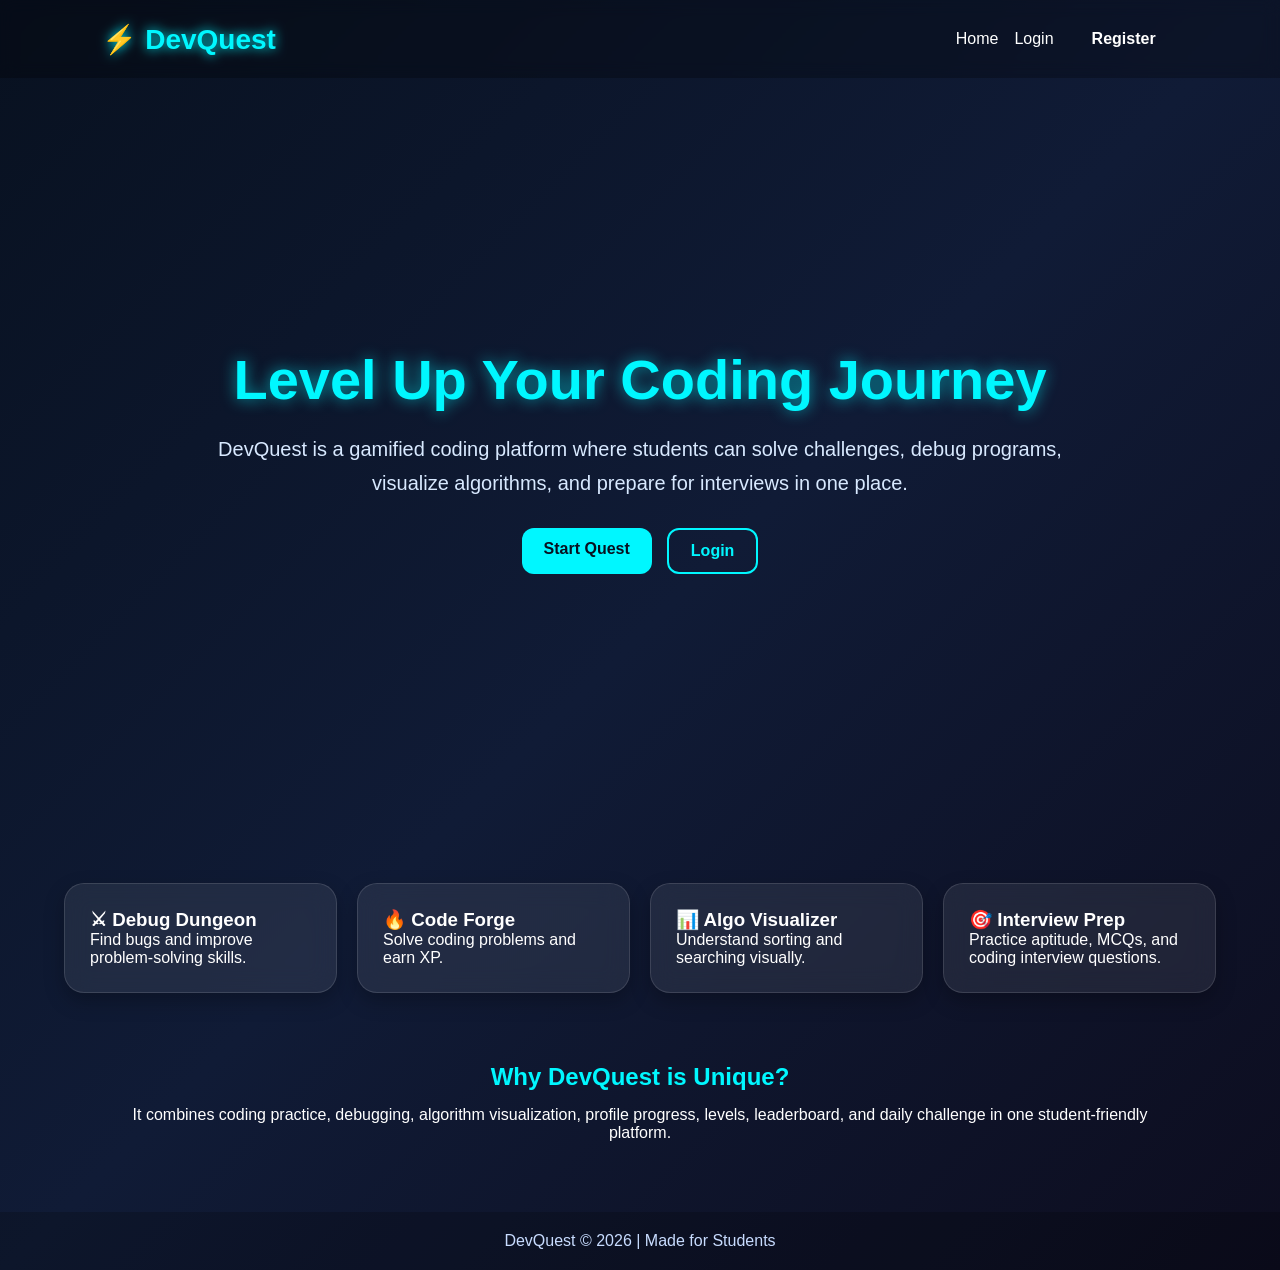
<file: index.html>
<!DOCTYPE html>
<html lang="en">
<head>
  <meta charset="UTF-8" />
  <meta name="viewport" content="width=device-width, initial-scale=1.0"/>
  <title>DevQuest | Gamified Coding Platform</title>
  <link rel="stylesheet" href="style.css"/>
</head>
<body>
  <header class="navbar">
    <div class="logo">⚡ DevQuest</div>
    <nav>
      <a href="index.html">Home</a>
      <a href="login.html">Login</a>
      <a href="register.html" class="btn-nav">Register</a>
    </nav>
  </header>

  <section class="hero">
    <div class="hero-content">
      <h1>Level Up Your Coding Journey</h1>
      <p>
        DevQuest is a gamified coding platform where students can solve challenges,
        debug programs, visualize algorithms, and prepare for interviews in one place.
      </p>
      <div class="hero-buttons">
        <a href="register.html" class="btn-primary">Start Quest</a>
        <a href="login.html" class="btn-secondary">Login</a>
      </div>
    </div>
  </section>

  <section class="features-grid">
    <div class="feature-card">
      <h3>⚔ Debug Dungeon</h3>
      <p>Find bugs and improve problem-solving skills.</p>
    </div>
    <div class="feature-card">
      <h3>🔥 Code Forge</h3>
      <p>Solve coding problems and earn XP.</p>
    </div>
    <div class="feature-card">
      <h3>📊 Algo Visualizer</h3>
      <p>Understand sorting and searching visually.</p>
    </div>
    <div class="feature-card">
      <h3>🎯 Interview Prep</h3>
      <p>Practice aptitude, MCQs, and coding interview questions.</p>
    </div>
  </section>

  <section class="showcase">
    <h2>Why DevQuest is Unique?</h2>
    <p>
      It combines coding practice, debugging, algorithm visualization,
      profile progress, levels, leaderboard, and daily challenge in one student-friendly platform.
    </p>
  </section>

  <footer class="footer">
    <p>DevQuest © 2026 | Made for Students</p>
  </footer>
</body>
</html>
</file>
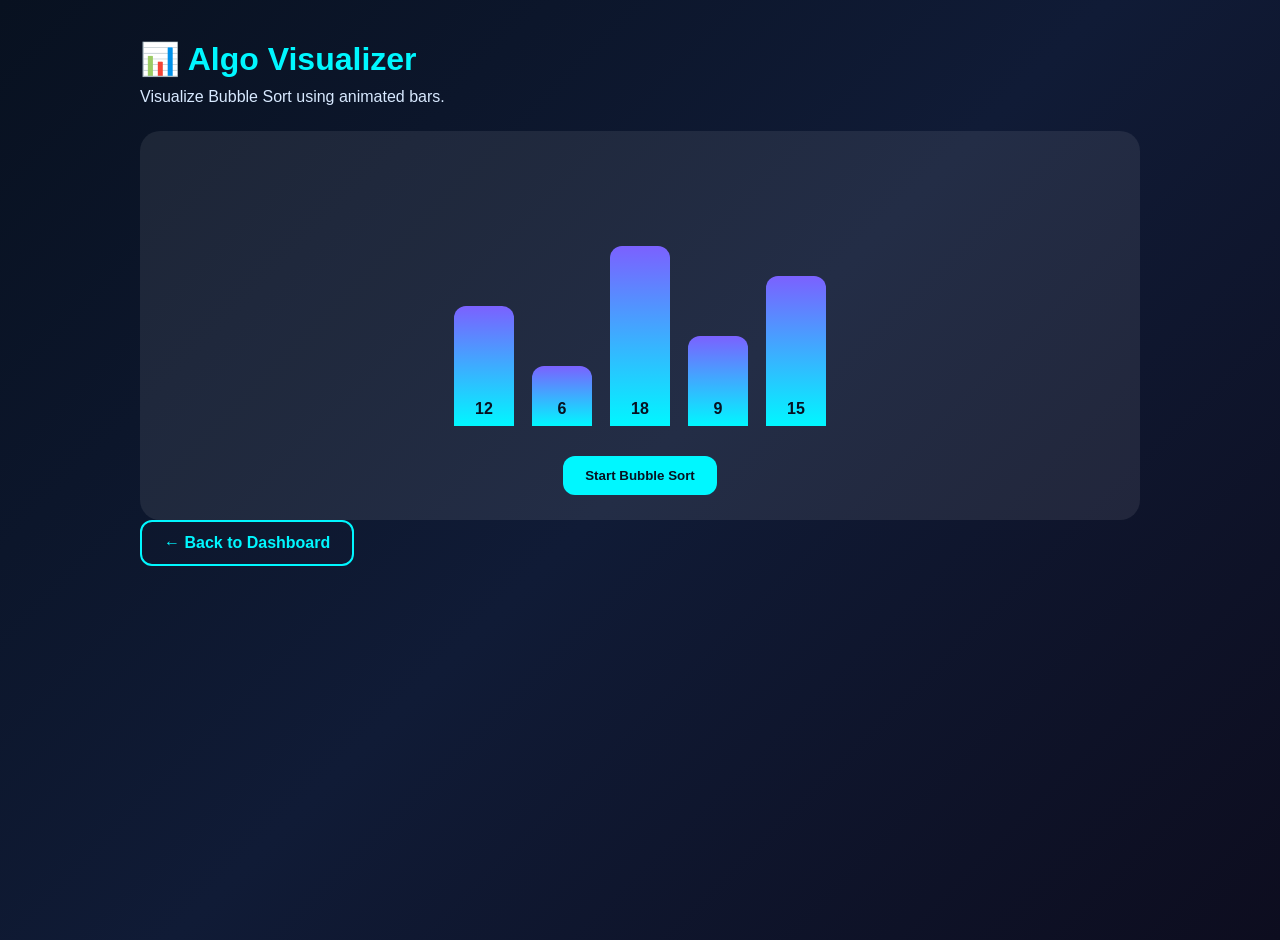
<file: algo.html>
<!DOCTYPE html>
<html lang="en">
<head>
  <meta charset="UTF-8"/>
  <meta name="viewport" content="width=device-width, initial-scale=1.0"/>
  <title>DevQuest | Algo Visualizer</title>
  <link rel="stylesheet" href="style.css"/>
</head>
<body>
  <div class="page-container">
    <h1>📊 Algo Visualizer</h1>
    <p class="page-subtitle">Visualize Bubble Sort using animated bars.</p>

    <div class="visualizer-box">
      <div class="bars" id="bars">
        <div class="bar" style="height: 120px;">12</div>
        <div class="bar" style="height: 60px;">6</div>
        <div class="bar" style="height: 180px;">18</div>
        <div class="bar" style="height: 90px;">9</div>
        <div class="bar" style="height: 150px;">15</div>
      </div>
      <button class="btn-primary" onclick="bubbleSortVisual()">Start Bubble Sort</button>
    </div>

    <a href="dashboard.html" class="btn-secondary">← Back to Dashboard</a>
  </div>
  <script src="script.js"></script>
</body>
</html>
</file>
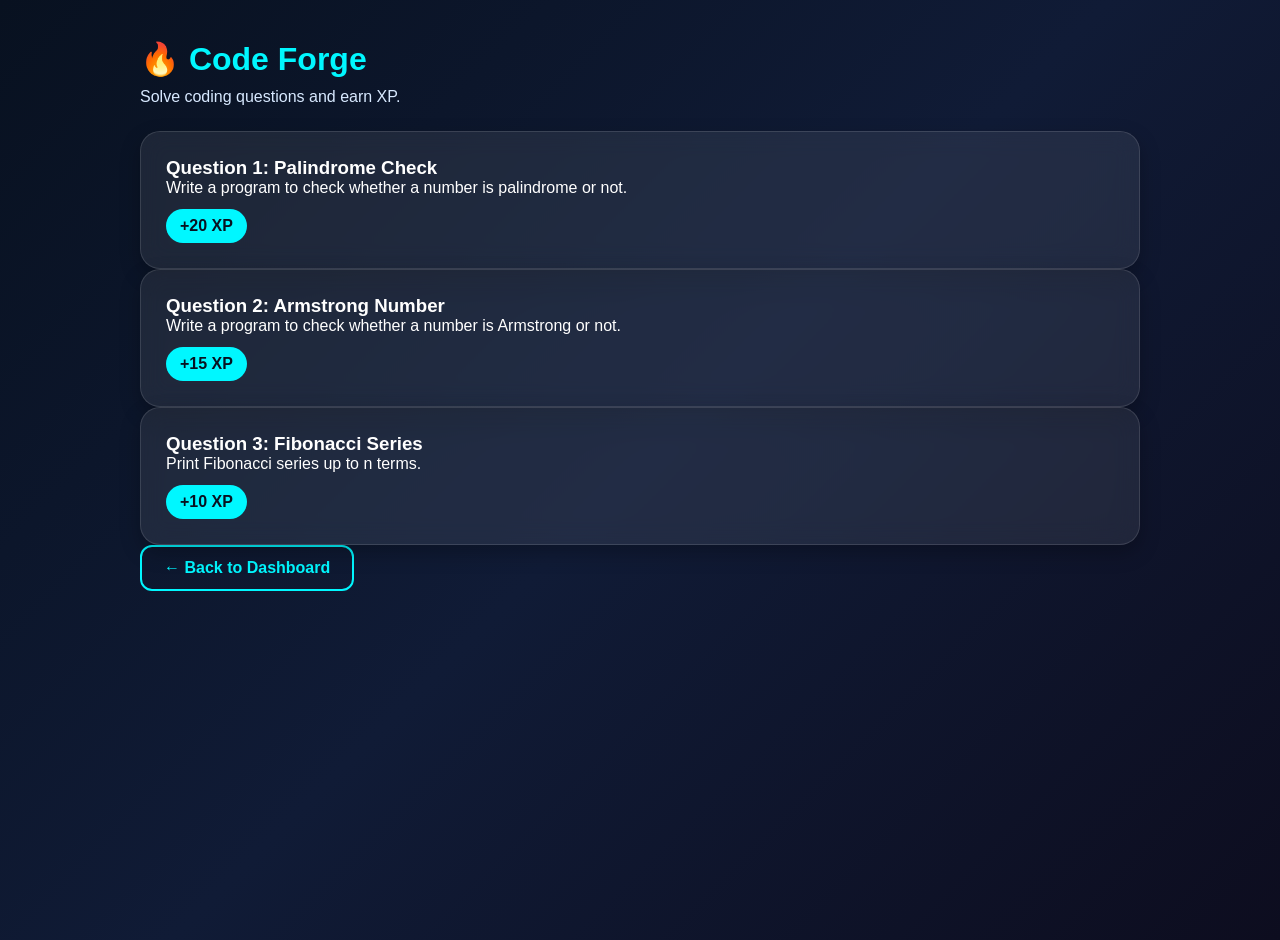
<file: codeforge.html>
<!DOCTYPE html>
<html lang="en">
<head>
  <meta charset="UTF-8"/>
  <meta name="viewport" content="width=device-width, initial-scale=1.0"/>
  <title>DevQuest | Code Forge</title>
  <link rel="stylesheet" href="style.css"/>
</head>
<body>
  <div class="page-container">
    <h1>🔥 Code Forge</h1>
    <p class="page-subtitle">Solve coding questions and earn XP.</p>

    <div class="challenge-card">
      <h3>Question 1: Palindrome Check</h3>
      <p>Write a program to check whether a number is palindrome or not.</p>
      <div class="xp-badge">+20 XP</div>
    </div>

    <div class="challenge-card">
      <h3>Question 2: Armstrong Number</h3>
      <p>Write a program to check whether a number is Armstrong or not.</p>
      <div class="xp-badge">+15 XP</div>
    </div>

    <div class="challenge-card">
      <h3>Question 3: Fibonacci Series</h3>
      <p>Print Fibonacci series up to n terms.</p>
      <div class="xp-badge">+10 XP</div>
    </div>

    <a href="dashboard.html" class="btn-secondary">← Back to Dashboard</a>
  </div>
</body>
</html>
</file>
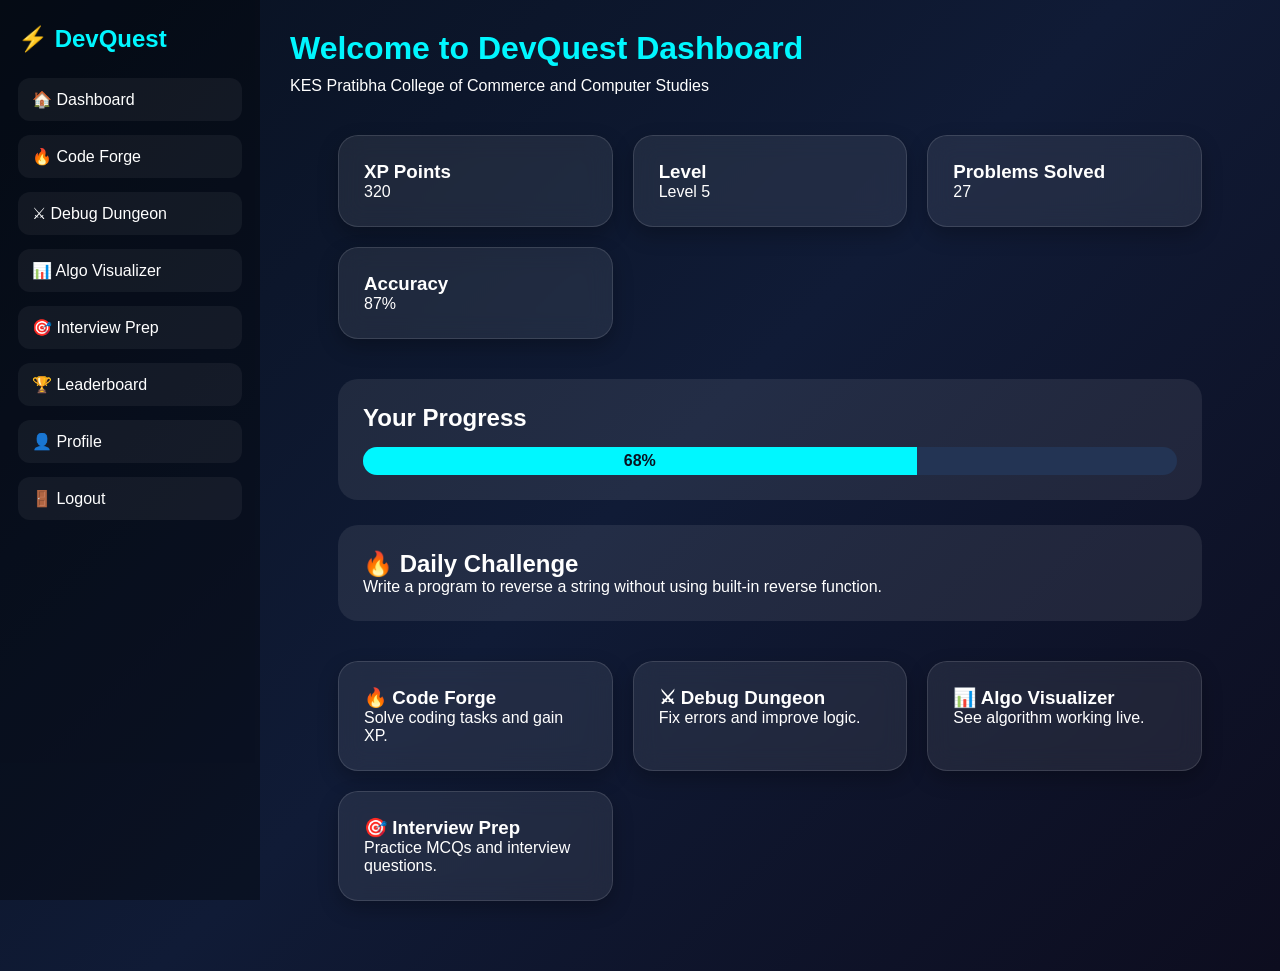
<file: dashboard.html>
<!DOCTYPE html>
<html lang="en">
<head>
  <meta charset="UTF-8"/>
  <meta name="viewport" content="width=device-width, initial-scale=1.0"/>
  <title>DevQuest | Dashboard</title>
  <link rel="stylesheet" href="style.css"/>
</head>
<body>
  <div class="dashboard-layout">
    <aside class="sidebar">
      <h2>⚡ DevQuest</h2>
      <ul>
        <li><a href="dashboard.html">🏠 Dashboard</a></li>
        <li><a href="codeforge.html">🔥 Code Forge</a></li>
        <li><a href="debug.html">⚔ Debug Dungeon</a></li>
        <li><a href="algo.html">📊 Algo Visualizer</a></li>
        <li><a href="interview.html">🎯 Interview Prep</a></li>
        <li><a href="leaderboard.html">🏆 Leaderboard</a></li>
        <li><a href="profile.html">👤 Profile</a></li>
        <li><a href="index.html">🚪 Logout</a></li>
      </ul>
    </aside>

    <main class="main-content">
      <div class="topbar">
        <h1>Welcome to DevQuest Dashboard</h1>
        <p>KES Pratibha College of Commerce and Computer Studies</p>
      </div>

      <section class="stats-grid">
        <div class="stat-card">
          <h3>XP Points</h3>
          <p>320</p>
        </div>
        <div class="stat-card">
          <h3>Level</h3>
          <p>Level 5</p>
        </div>
        <div class="stat-card">
          <h3>Problems Solved</h3>
          <p>27</p>
        </div>
        <div class="stat-card">
          <h3>Accuracy</h3>
          <p>87%</p>
        </div>
      </section>

      <section class="progress-section">
        <h2>Your Progress</h2>
        <div class="progress-bar">
          <div class="progress-fill">68%</div>
        </div>
      </section>

      <section class="daily-challenge">
        <h2>🔥 Daily Challenge</h2>
        <p>Write a program to reverse a string without using built-in reverse function.</p>
      </section>

      <section class="module-grid">
        <a href="codeforge.html" class="module-card">
          <h3>🔥 Code Forge</h3>
          <p>Solve coding tasks and gain XP.</p>
        </a>
        <a href="debug.html" class="module-card">
          <h3>⚔ Debug Dungeon</h3>
          <p>Fix errors and improve logic.</p>
        </a>
        <a href="algo.html" class="module-card">
          <h3>📊 Algo Visualizer</h3>
          <p>See algorithm working live.</p>
        </a>
        <a href="interview.html" class="module-card">
          <h3>🎯 Interview Prep</h3>
          <p>Practice MCQs and interview questions.</p>
        </a>
      </section>
    </main>
  </div>
</body>
</html>
</file>
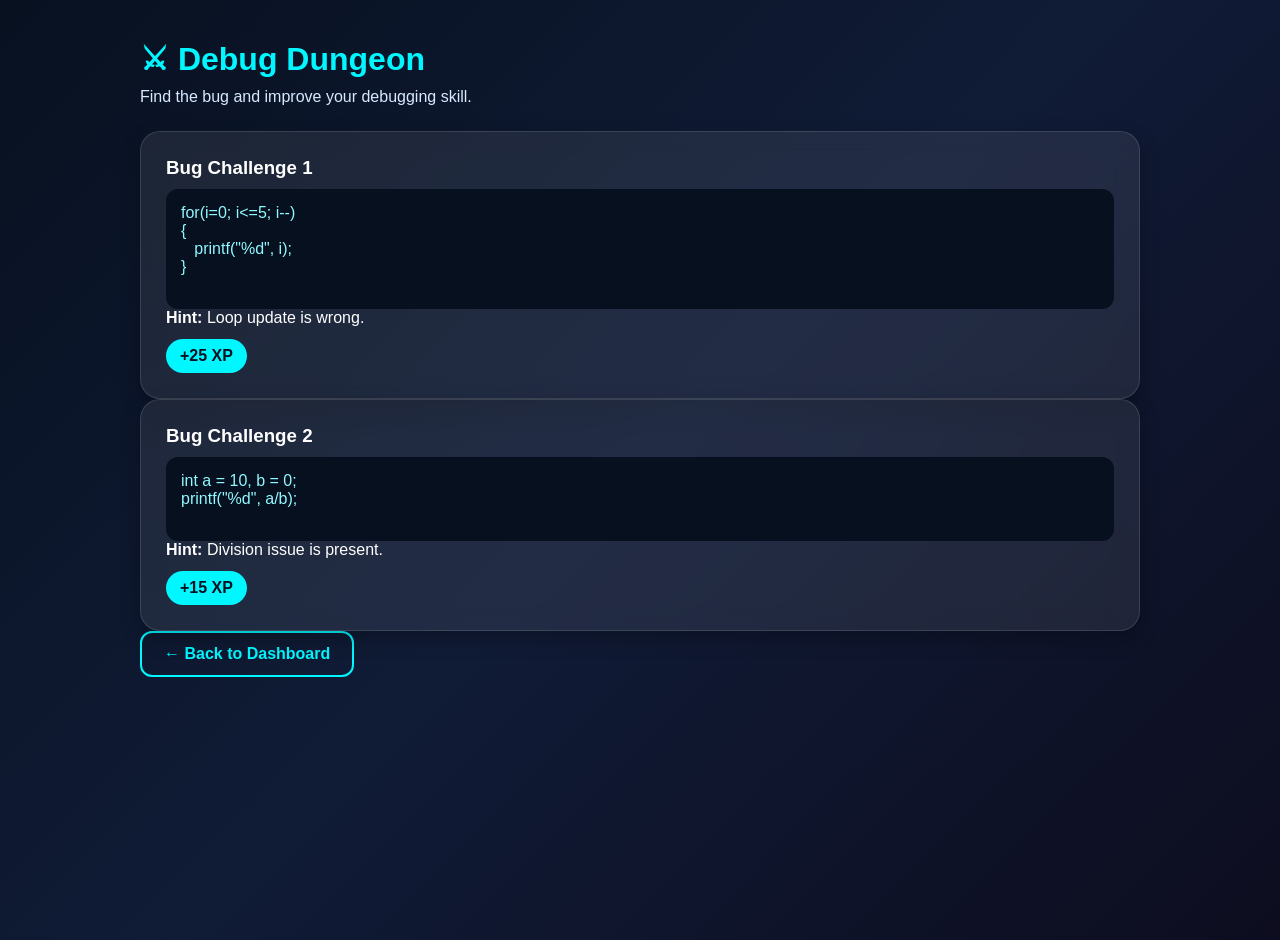
<file: debug.html>
<!DOCTYPE html>
<html lang="en">
<head>
  <meta charset="UTF-8"/>
  <meta name="viewport" content="width=device-width, initial-scale=1.0"/>
  <title>DevQuest | Debug Dungeon</title>
  <link rel="stylesheet" href="style.css"/>
</head>
<body>
  <div class="page-container">
    <h1>⚔ Debug Dungeon</h1>
    <p class="page-subtitle">Find the bug and improve your debugging skill.</p>

    <div class="challenge-card">
      <h3>Bug Challenge 1</h3>
      <pre>
for(i=0; i&lt;=5; i--)
{
   printf("%d", i);
}
      </pre>
      <p><strong>Hint:</strong> Loop update is wrong.</p>
      <div class="xp-badge">+25 XP</div>
    </div>

    <div class="challenge-card">
      <h3>Bug Challenge 2</h3>
      <pre>
int a = 10, b = 0;
printf("%d", a/b);
      </pre>
      <p><strong>Hint:</strong> Division issue is present.</p>
      <div class="xp-badge">+15 XP</div>
    </div>

    <a href="dashboard.html" class="btn-secondary">← Back to Dashboard</a>
  </div>
</body>
</html>
</file>
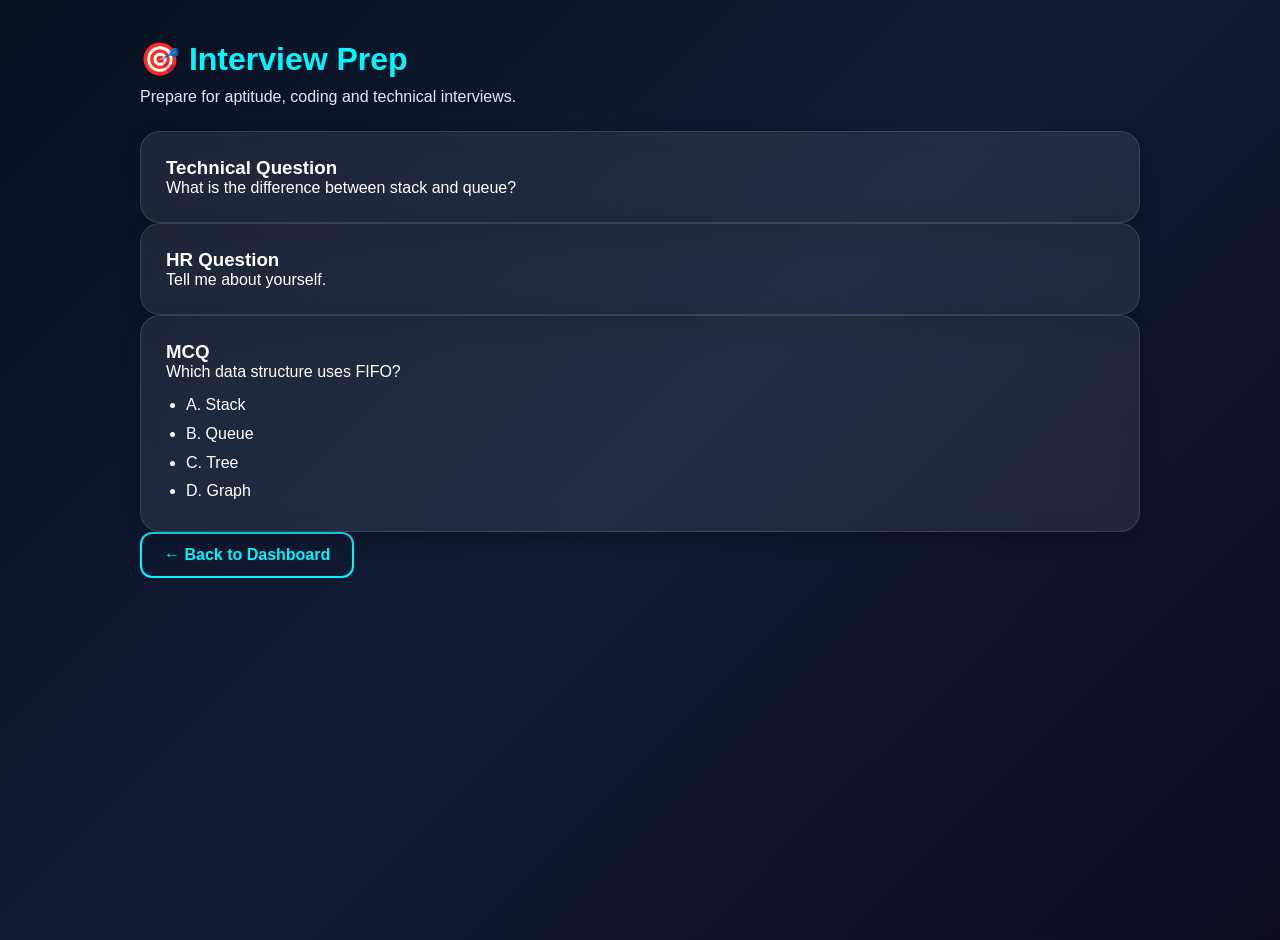
<file: interview.html>
<!DOCTYPE html>
<html lang="en">
<head>
  <meta charset="UTF-8"/>
  <meta name="viewport" content="width=device-width, initial-scale=1.0"/>
  <title>DevQuest | Interview Prep</title>
  <link rel="stylesheet" href="style.css"/>
</head>
<body>
  <div class="page-container">
    <h1>🎯 Interview Prep</h1>
    <p class="page-subtitle">Prepare for aptitude, coding and technical interviews.</p>

    <div class="challenge-card">
      <h3>Technical Question</h3>
      <p>What is the difference between stack and queue?</p>
    </div>

    <div class="challenge-card">
      <h3>HR Question</h3>
      <p>Tell me about yourself.</p>
    </div>

    <div class="challenge-card">
      <h3>MCQ</h3>
      <p>Which data structure uses FIFO?</p>
      <ul class="mcq-list">
        <li>A. Stack</li>
        <li>B. Queue</li>
        <li>C. Tree</li>
        <li>D. Graph</li>
      </ul>
    </div>

    <a href="dashboard.html" class="btn-secondary">← Back to Dashboard</a>
  </div>
</body>
</html>
</file>
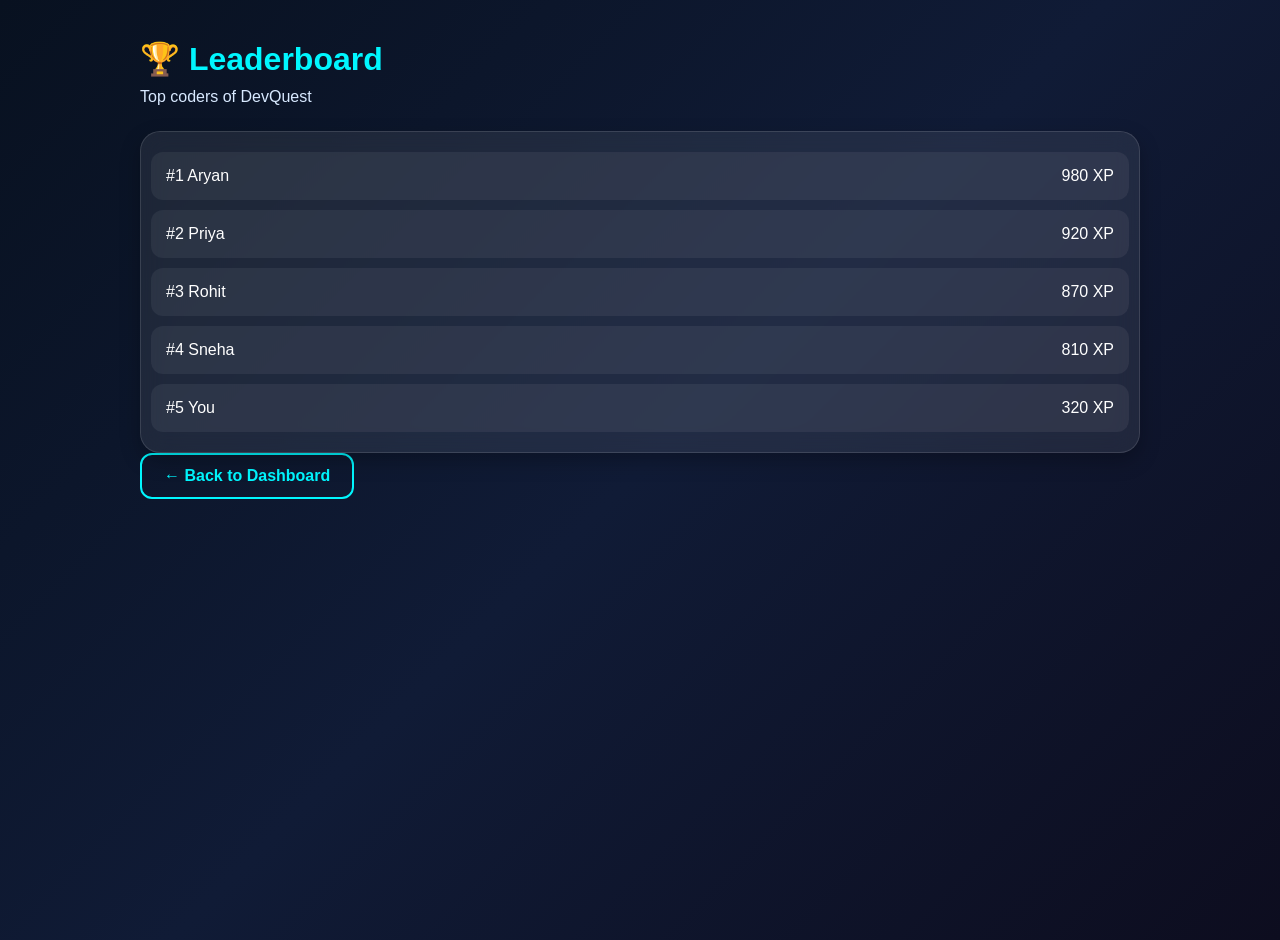
<file: leaderboard.html>
<!DOCTYPE html>
<html lang="en">
<head>
  <meta charset="UTF-8"/>
  <meta name="viewport" content="width=device-width, initial-scale=1.0"/>
  <title>DevQuest | Leaderboard</title>
  <link rel="stylesheet" href="style.css"/>
</head>
<body>
  <div class="page-container">
    <h1>🏆 Leaderboard</h1>
    <p class="page-subtitle">Top coders of DevQuest</p>

    <div class="leaderboard-list">
      <div class="leader-item"><span>#1 Aryan</span><span>980 XP</span></div>
      <div class="leader-item"><span>#2 Priya</span><span>920 XP</span></div>
      <div class="leader-item"><span>#3 Rohit</span><span>870 XP</span></div>
      <div class="leader-item"><span>#4 Sneha</span><span>810 XP</span></div>
      <div class="leader-item"><span>#5 You</span><span>320 XP</span></div>
    </div>

    <a href="dashboard.html" class="btn-secondary">← Back to Dashboard</a>
  </div>
</body>
</html>
</file>
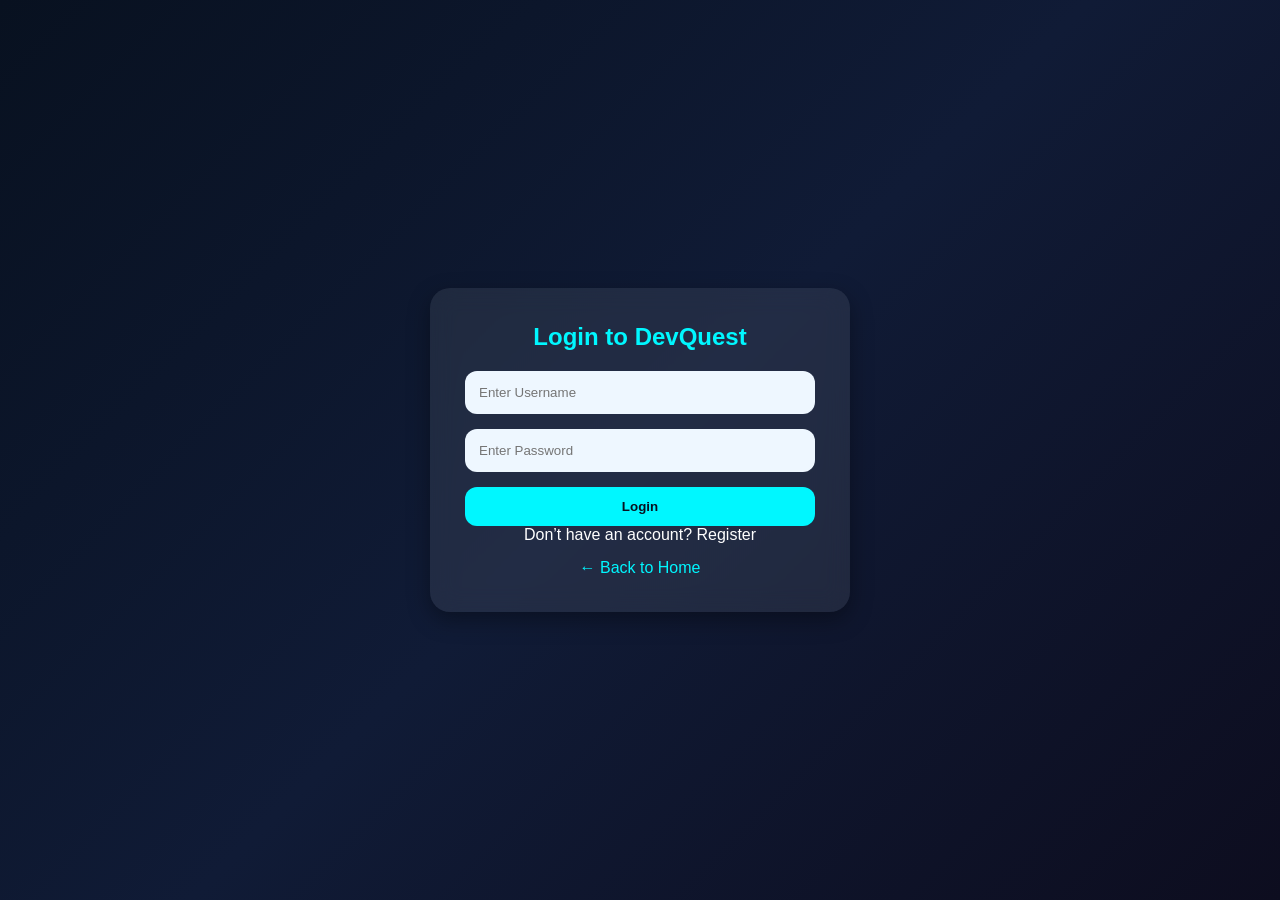
<file: login.html>
<!DOCTYPE html>
<html lang="en">
<head>
  <meta charset="UTF-8"/>
  <meta name="viewport" content="width=device-width, initial-scale=1.0"/>
  <title>DevQuest | Login</title>
  <link rel="stylesheet" href="style.css"/>
</head>
<body class="auth-page">
  <div class="auth-container">
    <div class="auth-box">
      <h2>Login to DevQuest</h2>
      <form onsubmit="goDashboard(event)">
        <input type="text" placeholder="Enter Username" required />
        <input type="password" placeholder="Enter Password" required />
        <button type="submit" class="btn-primary full-btn">Login</button>
      </form>
      <p>Don’t have an account? <a href="register.html">Register</a></p>
      <a href="index.html" class="back-link">← Back to Home</a>
    </div>
  </div>
  <script src="script.js"></script>
</body>
</html>
</file>
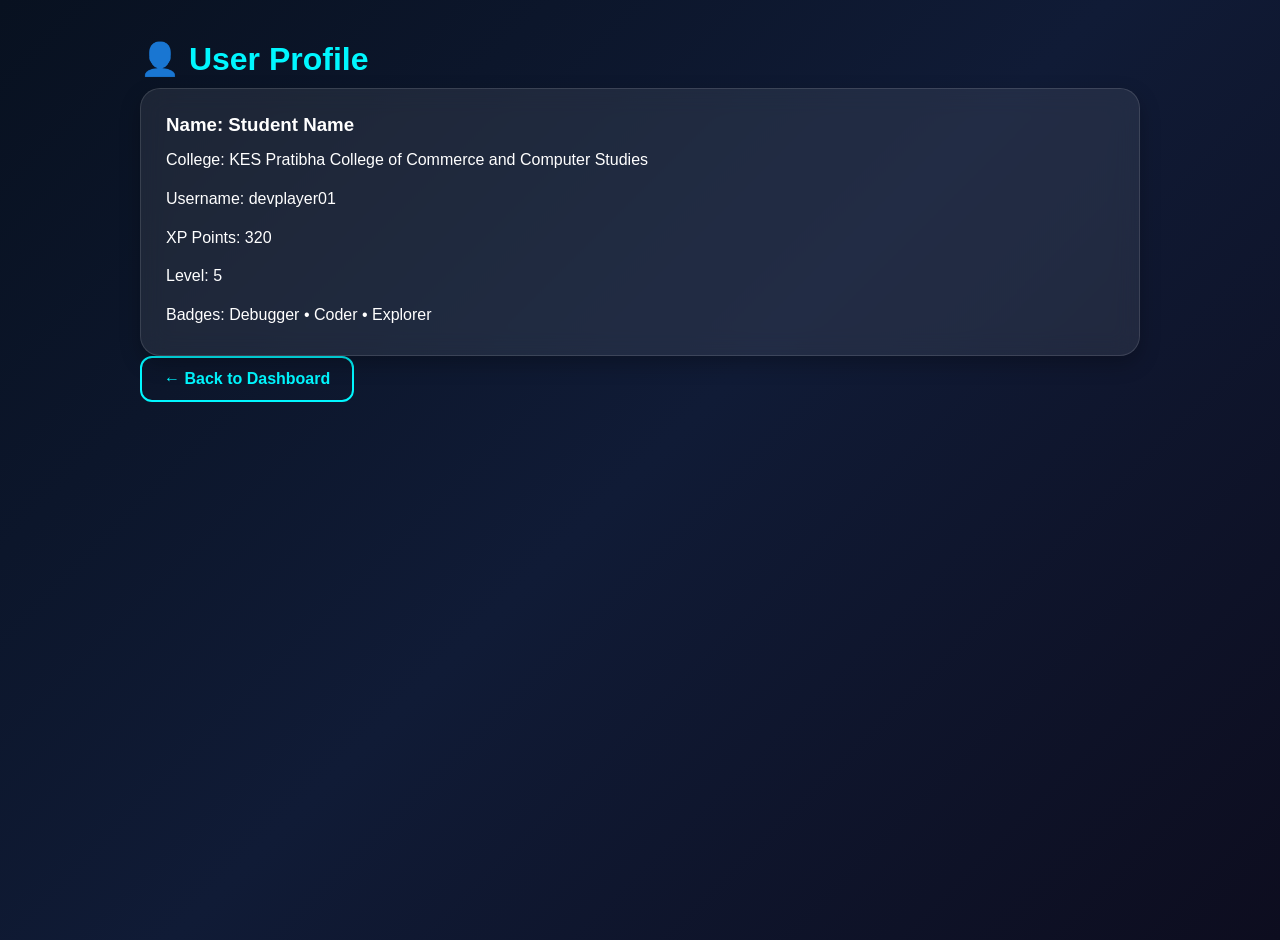
<file: profile.html>
<!DOCTYPE html>
<html lang="en">
<head>
  <meta charset="UTF-8"/>
  <meta name="viewport" content="width=device-width, initial-scale=1.0"/>
  <title>DevQuest | Profile</title>
  <link rel="stylesheet" href="style.css"/>
</head>
<body>
  <div class="page-container">
    <h1>👤 User Profile</h1>
    <div class="profile-card">
      <h3>Name: Student Name</h3>
      <p>College: KES Pratibha College of Commerce and Computer Studies</p>
      <p>Username: devplayer01</p>
      <p>XP Points: 320</p>
      <p>Level: 5</p>
      <p>Badges: Debugger • Coder • Explorer</p>
    </div>

    <a href="dashboard.html" class="btn-secondary">← Back to Dashboard</a>
  </div>
</body>
</html>
</file>
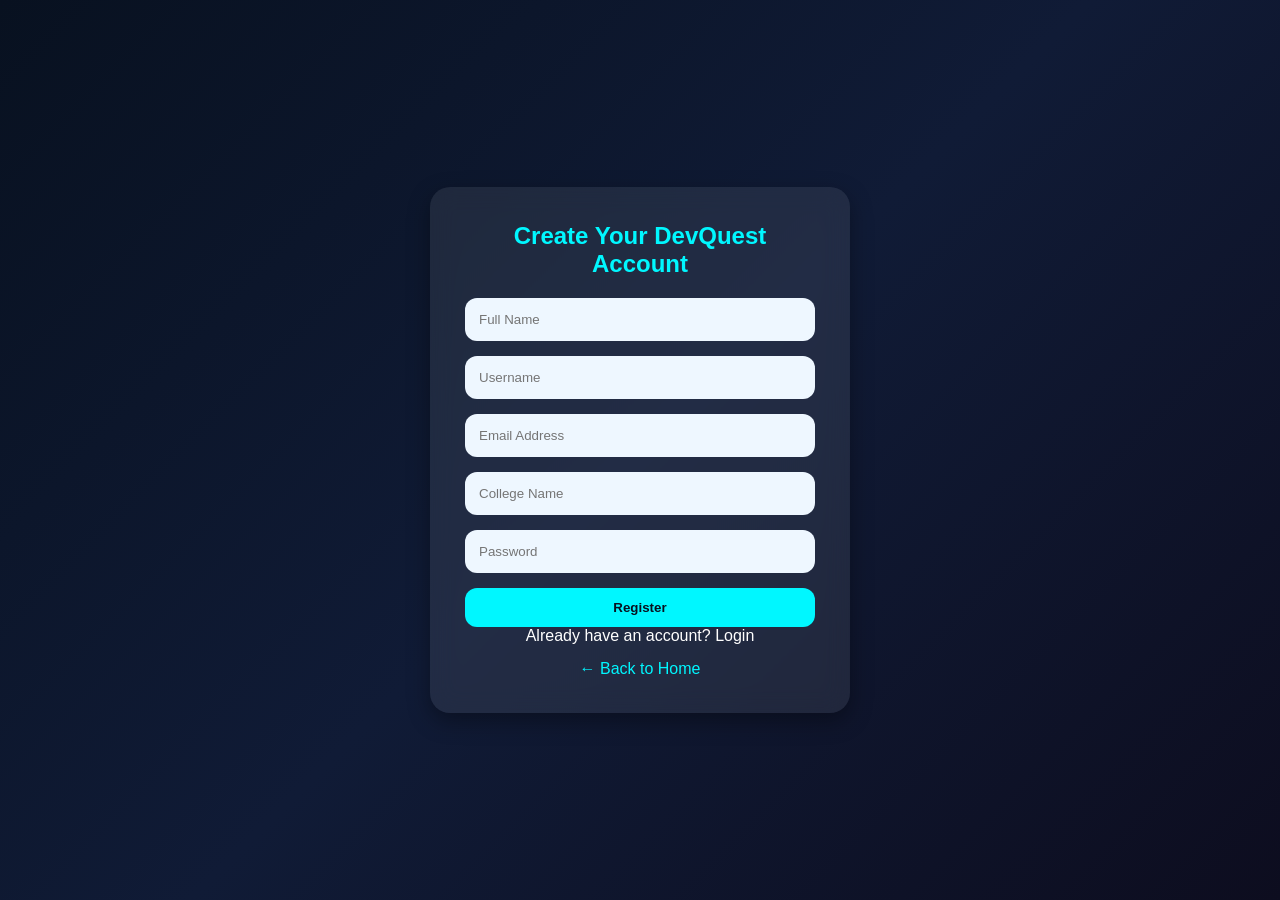
<file: register.html>
<!DOCTYPE html>
<html lang="en">
<head>
  <meta charset="UTF-8"/>
  <meta name="viewport" content="width=device-width, initial-scale=1.0"/>
  <title>DevQuest | Register</title>
  <link rel="stylesheet" href="style.css"/>
</head>
<body class="auth-page">
  <div class="auth-container">
    <div class="auth-box">
      <h2>Create Your DevQuest Account</h2>
      <form onsubmit="goDashboard(event)">
        <input type="text" placeholder="Full Name" required />
        <input type="text" placeholder="Username" required />
        <input type="email" placeholder="Email Address" required />
        <input type="text" placeholder="College Name" required />
        <input type="password" placeholder="Password" required />
        <button type="submit" class="btn-primary full-btn">Register</button>
      </form>
      <p>Already have an account? <a href="login.html">Login</a></p>
      <a href="index.html" class="back-link">← Back to Home</a>
    </div>
  </div>
  <script src="script.js"></script>
</body>
</html>
</file>
<file: style.css>
*{
  margin:0;
  padding:0;
  box-sizing:border-box;
  font-family:Arial, sans-serif;
}

body{
  background: linear-gradient(135deg, #081120, #101b36, #0d0d1f);
  color:#fff;
  min-height:100vh;
}

a{
  text-decoration:none;
  color:#fff;
}

.navbar{
  display:flex;
  justify-content:space-between;
  align-items:center;
  padding:18px 8%;
  background:rgba(0,0,0,0.25);
  backdrop-filter:blur(8px);
  position:sticky;
  top:0;
  z-index:100;
}

.logo{
  font-size:28px;
  font-weight:bold;
  color:#00f7ff;
  text-shadow:0 0 12px #00f7ff;
}

.navbar nav{
  display:flex;
  gap:16px;
  align-items:center;
}

.btn-nav, .btn-primary, .btn-secondary{
  padding:12px 22px;
  border-radius:12px;
  display:inline-block;
  transition:0.3s;
  font-weight:bold;
}

.btn-primary{
  background:#00f7ff;
  color:#081120;
  border:none;
}

.btn-primary:hover{
  transform:translateY(-3px);
  box-shadow:0 0 20px #00f7ff;
}

.btn-secondary{
  background:transparent;
  border:2px solid #00f7ff;
  color:#00f7ff;
}

.btn-secondary:hover{
  background:#00f7ff;
  color:#081120;
}

.hero{
  min-height:85vh;
  display:flex;
  justify-content:center;
  align-items:center;
  text-align:center;
  padding:30px;
}

.hero-content{
  max-width:850px;
}

.hero h1{
  font-size:56px;
  margin-bottom:20px;
  color:#00f7ff;
  text-shadow:0 0 15px rgba(0,247,255,0.6);
}

.hero p{
  font-size:20px;
  line-height:1.7;
  color:#d8e9ff;
  margin-bottom:28px;
}

.hero-buttons{
  display:flex;
  justify-content:center;
  gap:15px;
  flex-wrap:wrap;
}

.features-grid, .module-grid, .stats-grid{
  width:90%;
  margin:40px auto;
  display:grid;
  grid-template-columns:repeat(auto-fit, minmax(220px,1fr));
  gap:20px;
}

.feature-card, .module-card, .stat-card, .challenge-card, .profile-card, .leaderboard-list{
  background:rgba(255,255,255,0.08);
  border:1px solid rgba(255,255,255,0.12);
  border-radius:20px;
  padding:25px;
  box-shadow:0 8px 20px rgba(0,0,0,0.25);
  backdrop-filter:blur(12px);
}

.feature-card:hover, .module-card:hover, .stat-card:hover, .challenge-card:hover{
  transform:translateY(-6px);
  transition:0.3s;
  box-shadow:0 0 20px rgba(0,247,255,0.35);
}

.showcase{
  width:85%;
  margin:40px auto;
  text-align:center;
  padding:30px;
}

.showcase h2{
  color:#00f7ff;
  margin-bottom:15px;
}

.footer{
  text-align:center;
  padding:20px;
  margin-top:30px;
  color:#c8dcff;
  background:rgba(0,0,0,0.2);
}

.auth-page{
  display:flex;
  justify-content:center;
  align-items:center;
  min-height:100vh;
}

.auth-container{
  width:100%;
  display:flex;
  justify-content:center;
  align-items:center;
  padding:20px;
}

.auth-box{
  width:100%;
  max-width:420px;
  background:rgba(255,255,255,0.08);
  padding:35px;
  border-radius:20px;
  box-shadow:0 8px 22px rgba(0,0,0,0.35);
  backdrop-filter:blur(12px);
  text-align:center;
}

.auth-box h2{
  margin-bottom:20px;
  color:#00f7ff;
}

.auth-box form{
  display:flex;
  flex-direction:column;
  gap:15px;
}

.auth-box input{
  padding:14px;
  border:none;
  outline:none;
  border-radius:12px;
  background:#eef7ff;
}

.full-btn{
  width:100%;
  cursor:pointer;
}

.back-link{
  display:block;
  margin-top:15px;
  color:#00f7ff;
}

.dashboard-layout{
  display:flex;
  min-height:100vh;
}

.sidebar{
  width:260px;
  background:rgba(0,0,0,0.35);
  padding:25px 18px;
  position:sticky;
  top:0;
  height:100vh;
}

.sidebar h2{
  color:#00f7ff;
  margin-bottom:25px;
}

.sidebar ul{
  list-style:none;
}

.sidebar ul li{
  margin:14px 0;
}

.sidebar ul li a{
  display:block;
  padding:12px 14px;
  border-radius:12px;
  background:rgba(255,255,255,0.05);
  transition:0.3s;
}

.sidebar ul li a:hover{
  background:#00f7ff;
  color:#081120;
}

.main-content{
  flex:1;
  padding:30px;
}

.topbar{
  margin-bottom:25px;
}

.topbar h1{
  color:#00f7ff;
  margin-bottom:10px;
}

.progress-section, .daily-challenge{
  width:90%;
  margin:25px auto;
  background:rgba(255,255,255,0.08);
  padding:25px;
  border-radius:20px;
}

.progress-bar{
  width:100%;
  height:28px;
  background:#233454;
  border-radius:30px;
  overflow:hidden;
  margin-top:15px;
}

.progress-fill{
  width:68%;
  height:100%;
  background:#00f7ff;
  color:#081120;
  text-align:center;
  line-height:28px;
  font-weight:bold;
}

.page-container{
  width:90%;
  max-width:1000px;
  margin:40px auto;
}

.page-container h1{
  color:#00f7ff;
  margin-bottom:10px;
}

.page-subtitle{
  margin-bottom:25px;
  color:#d8e9ff;
}

.xp-badge{
  display:inline-block;
  margin-top:12px;
  padding:8px 14px;
  background:#00f7ff;
  color:#081120;
  border-radius:30px;
  font-weight:bold;
}

.visualizer-box{
  background:rgba(255,255,255,0.08);
  border-radius:20px;
  padding:25px;
  text-align:center;
}

.bars{
  height:250px;
  display:flex;
  justify-content:center;
  align-items:flex-end;
  gap:18px;
  margin:20px 0 30px;
}

.bar{
  width:60px;
  background:linear-gradient(to top, #00f7ff, #7b61ff);
  border-radius:12px 12px 0 0;
  display:flex;
  justify-content:center;
  align-items:flex-end;
  padding-bottom:8px;
  font-weight:bold;
  color:#081120;
  transition:0.4s;
}

.mcq-list{
  margin-top:10px;
  padding-left:20px;
  line-height:1.8;
}

.leaderboard-list{
  padding:10px;
}

.leader-item{
  display:flex;
  justify-content:space-between;
  padding:15px;
  margin:10px 0;
  border-radius:12px;
  background:rgba(255,255,255,0.06);
}

.profile-card p{
  margin-top:10px;
  line-height:1.8;
}

pre{
  background:#06101f;
  padding:15px;
  margin-top:10px;
  border-radius:12px;
  overflow-x:auto;
  color:#90f8ff;
}

@media(max-width:900px){
  .dashboard-layout{
    flex-direction:column;
  }

  .sidebar{
    width:100%;
    height:auto;
    position:relative;
  }

  .hero h1{
    font-size:38px;
  }

  .hero p{
    font-size:17px;
  }
}

@media(max-width:600px){
  .navbar{
    flex-direction:column;
    gap:12px;
  }

  .bar{
    width:38px;
  }
}
</file>
